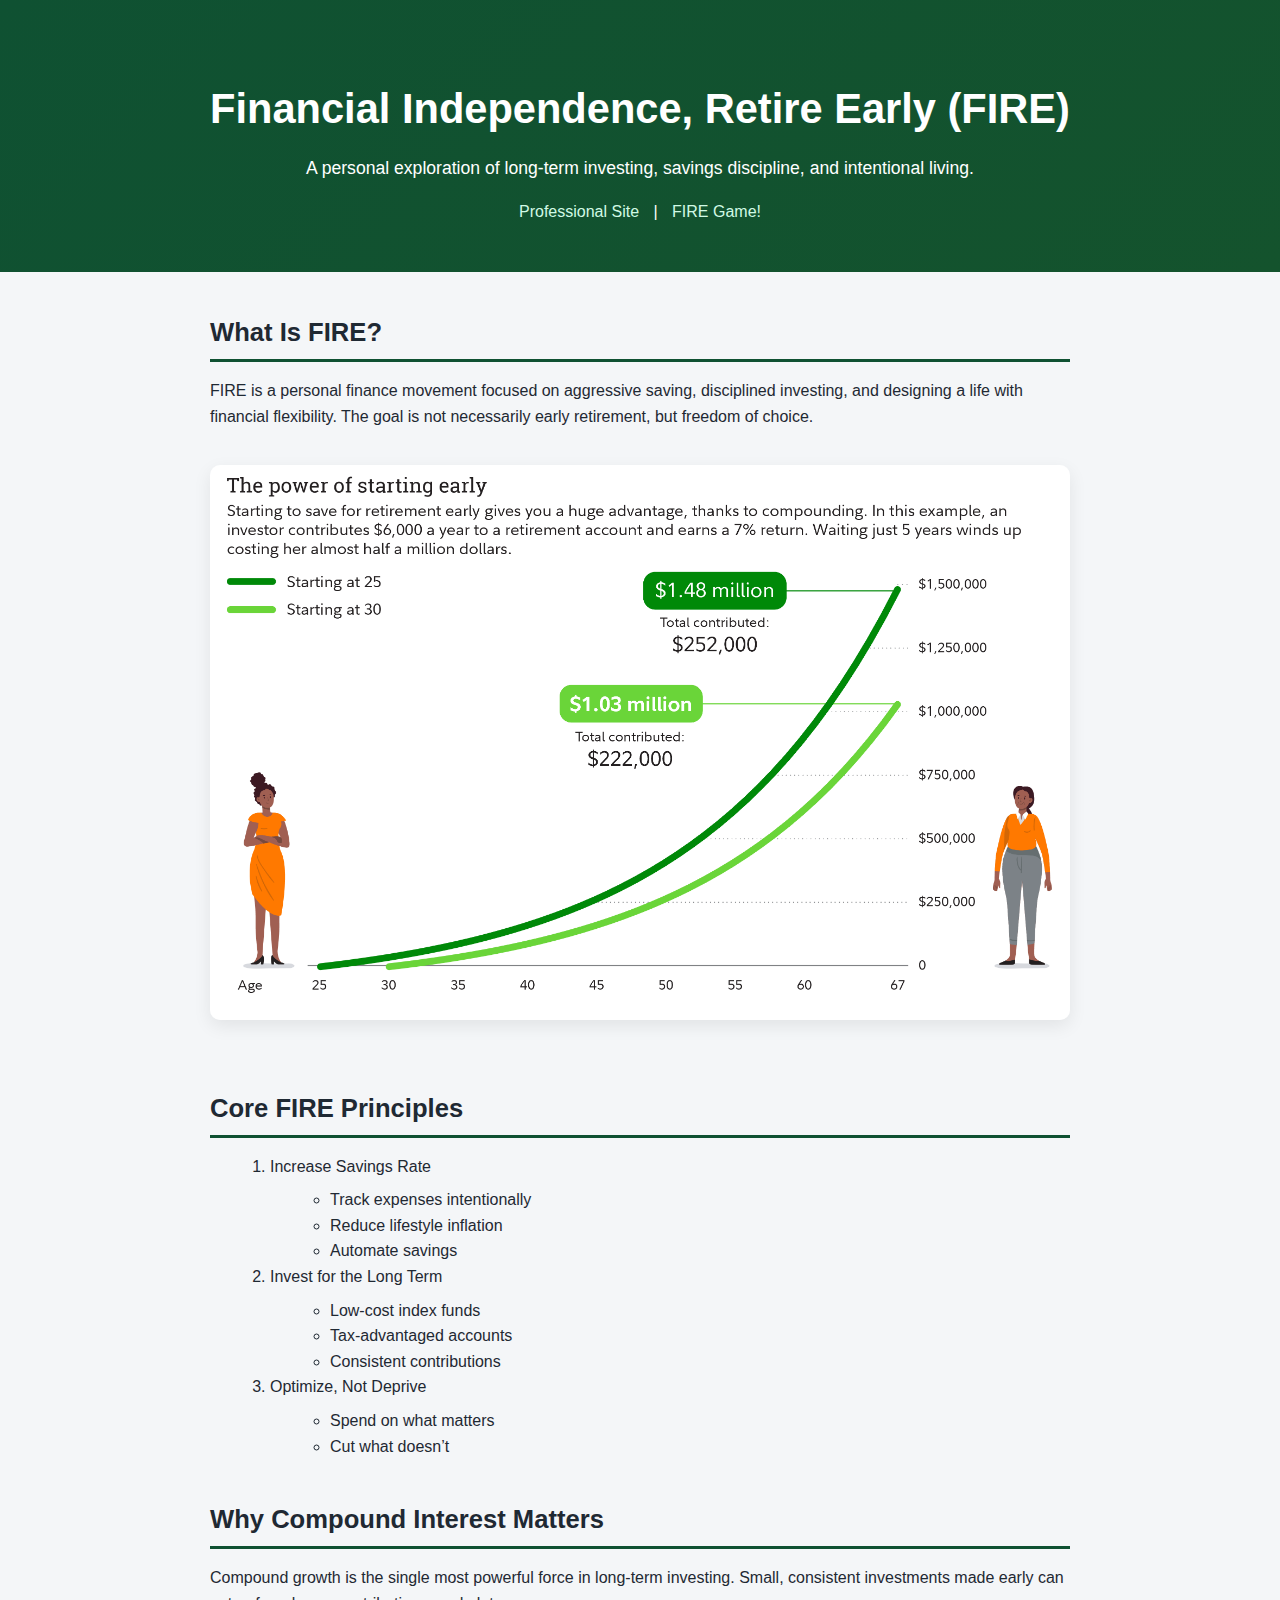
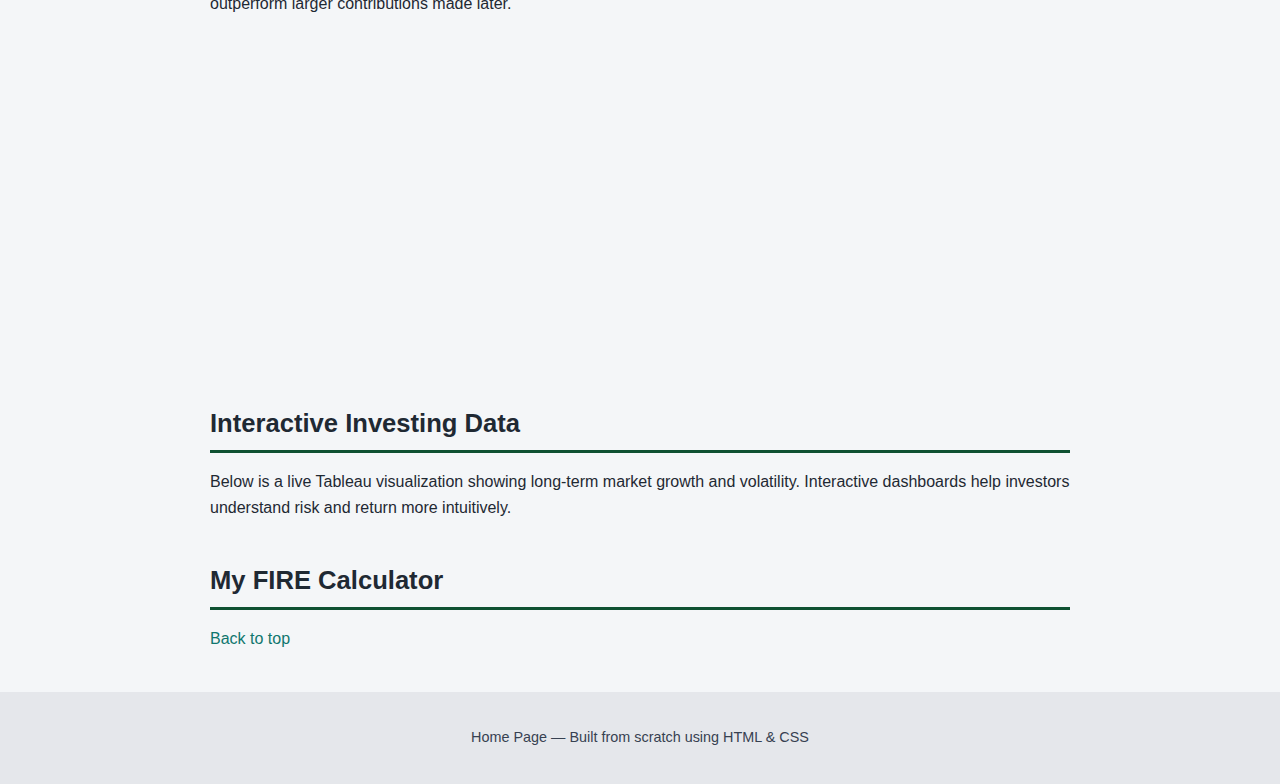
<file: index.html>
<!DOCTYPE html>
<html lang="en">
<head>
  <meta charset="UTF-8">
  <title>FIRE Investing & Personal Finance</title>
  <link rel="stylesheet" href="css/index.css">
</head>

<body>

  <div class="header">
    <h1>Financial Independence, Retire Early (FIRE)</h1>
    <p>A personal exploration of long-term investing, savings discipline, and intentional living.</p>
    <nav>
      <a href="resume.html">Professional Site</a> |
      <a href="app.html">FIRE Game!</a>
    </nav>
  </div>

  <div class="content">

    <h2 id="what-is-fire">What Is FIRE?</h2>
    <p>
      FIRE is a personal finance movement focused on aggressive saving, disciplined investing,
      and designing a life with financial flexibility. The goal is not necessarily early retirement,
      but freedom of choice.
    </p>

    <img src="images/fire.png" alt="FIRE Calculator">

    <h2>Core FIRE Principles</h2>

    <!-- Ordered list with unordered list embedded -->
    <ol>
      <li>
        Increase Savings Rate
        <ul>
          <li>Track expenses intentionally</li>
          <li>Reduce lifestyle inflation</li>
          <li>Automate savings</li>
        </ul>
      </li>
      <li>
        Invest for the Long Term
        <ul>
          <li>Low-cost index funds</li>
          <li>Tax-advantaged accounts</li>
          <li>Consistent contributions</li>
        </ul>
      </li>
      <li>
        Optimize, Not Deprive
        <ul>
          <li>Spend on what matters</li>
          <li>Cut what doesn’t</li>
        </ul>
      </li>
    </ol>

    <h2>Why Compound Interest Matters</h2>
    <p>
      Compound growth is the single most powerful force in long-term investing.
      Small, consistent investments made early can outperform larger contributions made later.
    </p>

    <!-- YouTube embed -->
<div class="video">
 <iframe width="560" height="315" src="https://www.youtube.com/embed/Hehob95BUO0?si=xfJ0Npfpv30HypX-" title="YouTube video player" frameborder="0" allow="accelerometer; autoplay; clipboard-write; encrypted-media; gyroscope; picture-in-picture; web-share" referrerpolicy="strict-origin-when-cross-origin" allowfullscreen></iframe>
</div>


    <h2>Interactive Investing Data</h2>
    <p>
      Below is a live Tableau visualization showing long-term market growth and volatility.
      Interactive dashboards help investors understand risk and return more intuitively.
    </p>

    <!-- Tableau embed -->
  <div class="container">
  <h2>My FIRE Calculator</h2>
  <!-- Tableau embed -->
  <div class='tableauPlaceholder' id='viz1765868600503' style='position: relative'>
    <noscript>
      <a href='#'>
        <img alt=' ' src='https://public.tableau.com/static/images/FI/FIREFinancialIndependenceCalculator/FIREFinancialIndependenceCalculator/1_rss.png' style='border: none' />
      </a>
    </noscript>
    <object class='tableauViz'  style='display:none;'>
      <param name='host_url' value='https%3A%2F%2Fpublic.tableau.com%2F' /> 
      <param name='embed_code_version' value='3' /> 
      <param name='site_root' value='' />
      <param name='name' value='FIREFinancialIndependenceCalculator/FIREFinancialIndependenceCalculator' />
      <param name='tabs' value='yes' />
      <param name='toolbar' value='yes' />
      <param name='static_image' value='https://public.tableau.com/static/images/FI/FIREFinancialIndependenceCalculator/FIREFinancialIndependenceCalculator/1.png' /> 
      <param name='animate_transition' value='yes' />
      <param name='display_static_image' value='yes' />
      <param name='display_spinner' value='yes' />
      <param name='display_overlay' value='yes' />
      <param name='display_count' value='yes' />
      <param name='language' value='en-US' />
    </object>
  </div>
  <script type='text/javascript'>
    var divElement = document.getElementById('viz1765868600503');
    var vizElement = divElement.getElementsByTagName('object')[0];
    vizElement.style.width='900px';
    vizElement.style.height='850px';
    var scriptElement = document.createElement('script');
    scriptElement.src = 'https://public.tableau.com/javascripts/api/viz_v1.js';
    vizElement.parentNode.insertBefore(scriptElement, vizElement);
  </script>
</div>

    <p>
      <a href="#what-is-fire">Back to top</a>
    </p>

  </div>

  <div class="footer">
    <p>Home Page — Built from scratch using HTML & CSS</p>
  </div>

</body>
</html>
</file>
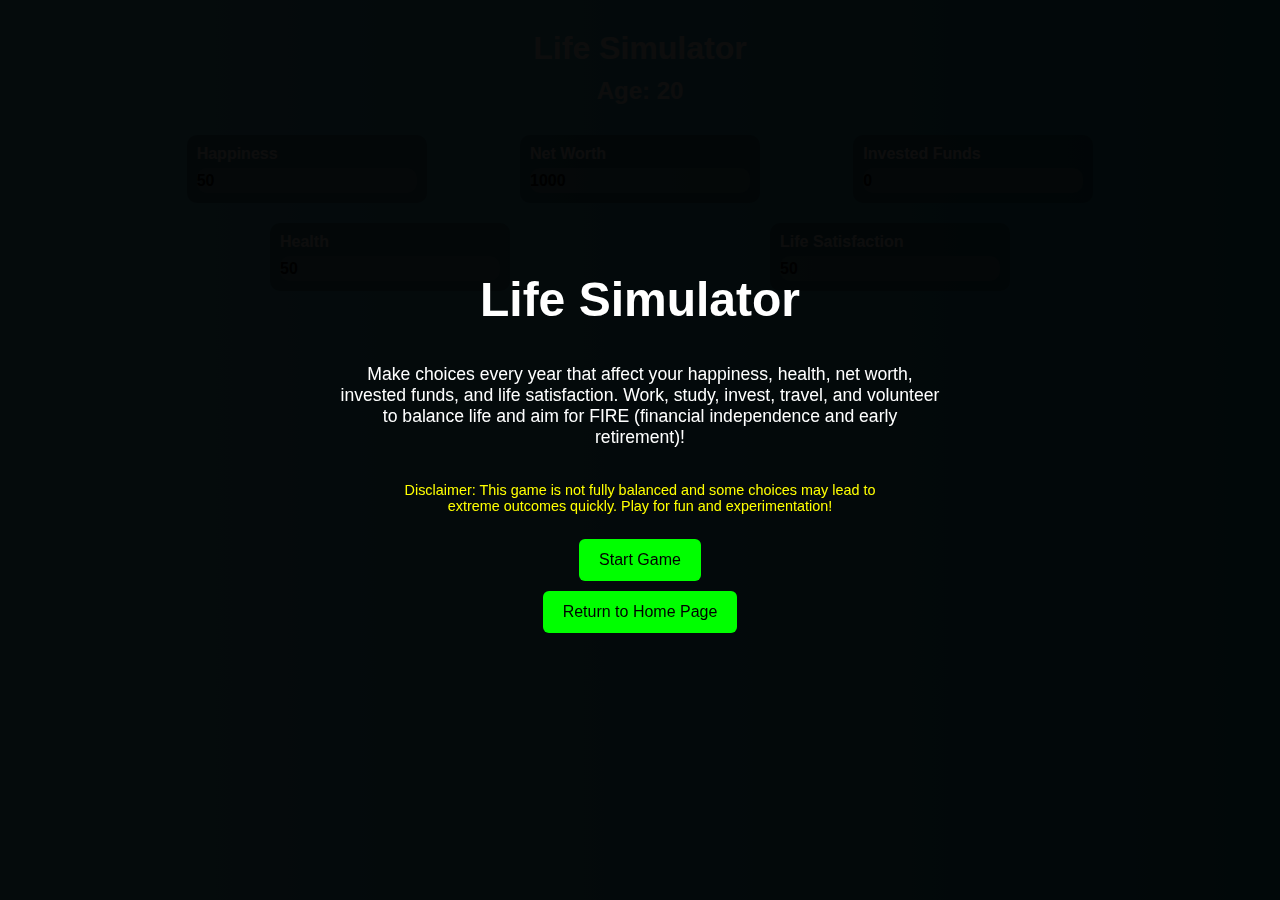
<file: app.html>
<!DOCTYPE html>
<html lang="en">
<head>
<meta charset="UTF-8">
<meta name="viewport" content="width=device-width, initial-scale=1.0">
<title>Life Simulator Game</title>
<style>
body {
    font-family: 'Arial', sans-serif;
    background: linear-gradient(to right, #6dd5ed, #2193b0);
    margin:0;
    color:#fff;
}
.container {
    max-width: 1000px;
    margin: 0 auto;
    padding: 20px;
}
h1, h2 { text-align:center; margin:10px 0; }

/* Start Page */
#start-page {
    position:fixed; top:0; left:0;
    width:100%; height:100%;
    background: rgba(0,0,0,0.95);
    color:#fff;
    display:flex;
    flex-direction:column;
    justify-content:center;
    align-items:center;
    z-index:1000;
}
#start-page h1 { font-size:3rem; margin-bottom:20px; }
#start-page p { max-width:600px; margin-bottom:20px; text-align:center; font-size:1.1rem; }
#start-page button {
    padding:12px 20px; font-size:1rem;
    border:none; border-radius:6px; cursor:pointer;
    background:#0f0; color:#000; margin:5px;
}
#start-page button:hover { background:#0c0; }

/* Stats and Menus */
.stats { display:flex; justify-content:space-around; margin:20px 0; flex-wrap: wrap; }
.stat { background: rgba(0,0,0,0.3); border-radius:10px; padding:10px; width:220px; position: relative; margin:10px; }
.stat-name { font-weight:bold; margin-bottom:5px; }
.stat-bar { background: rgba(255,255,255,0.2); border-radius:10px; height:25px; position:relative; overflow:hidden; }
.stat-fill { height:100%; width:0%; background:#0f0; border-radius:10px; transition: width 0.7s ease; text-align:center; line-height:25px; font-weight:bold; color:#000; }
.stat-fill.negative { background:#f00; }
.floating-change { position:absolute; font-size:1rem; font-weight:bold; animation: floatUp 1s ease-out forwards; }
@keyframes floatUp { 0%{opacity:1;transform:translateY(0);}100%{opacity:0;transform:translateY(-30px);} }
.menu-container { display:flex; justify-content: space-around; flex-wrap: wrap; margin: 20px 0; }
.menu { background: rgba(0,0,0,0.3); padding:10px; border-radius:10px; flex:1 1 180px; margin:10px; }
.menu h3 { text-align:center; }
.menu button { display:block; margin:5px auto; padding:8px 10px; font-size:0.9rem; border:none; border-radius:5px; cursor:pointer; position: relative; background: rgba(255,255,255,0.8); color:#000; }
.menu button:hover { background: rgba(255,255,255,1); }
.menu button:disabled { background: rgba(200,200,200,0.4); color:#666; cursor:not-allowed; }
.tooltip { visibility:hidden; background-color: rgba(0,0,0,0.8); color:#fff; padding:5px 8px; border-radius:5px; position:absolute; top:-5px; left:105%; z-index:1; width:260px; font-size:0.85rem; }
.menu button:hover .tooltip { visibility: visible; }
.end-screen {text-align:center; margin-top:40px; display:none;}
</style>
</head>
<body>

<div id="start-page">
<h1>Life Simulator</h1>
<p>Make choices every year that affect your happiness, health, net worth, invested funds, and life satisfaction. Work, study, invest, travel, and volunteer to balance life and aim for FIRE (financial independence and early retirement)!</p>
<p style="color:#ff0; font-size:0.9rem; max-width:500px; text-align:center;">
Disclaimer: This game is not fully balanced and some choices may lead to extreme outcomes quickly. Play for fun and experimentation!
</p>
<button onclick="startGame()">Start Game</button>
<button onclick="goBack()">Return to Home Page</button>
</div>

<div class="container">
<h1>Life Simulator</h1>
<h2 id="age-display">Age: 20</h2>
<div class="stats">
<div class="stat" id="happiness"><div class="stat-name">Happiness</div><div class="stat-bar"><div class="stat-fill" id="happiness-fill">50</div></div></div>
<div class="stat" id="networth"><div class="stat-name">Net Worth</div><div class="stat-bar"><div class="stat-fill" id="networth-fill">1000</div></div></div>
<div class="stat" id="invested"><div class="stat-name">Invested Funds</div><div class="stat-bar"><div class="stat-fill" id="invested-fill">0</div></div></div>
<div class="stat" id="health"><div class="stat-name">Health</div><div class="stat-bar"><div class="stat-fill" id="health-fill">50</div></div></div>
<div class="stat" id="satisfaction"><div class="stat-name">Life Satisfaction</div><div class="stat-bar"><div class="stat-fill" id="satisfaction-fill">50</div></div></div>
</div>

<div class="menu-container" id="menu-container">
<div class="menu" id="work-menu"><h3>Work / Career</h3></div>
<div class="menu" id="finance-menu"><h3>Finance / Investments</h3></div>
<div class="menu" id="lifestyle-menu"><h3>Lifestyle / Fun</h3></div>
<div class="menu" id="health-menu"><h3>Health</h3></div>
<div class="menu" id="service-menu"><h3>Service</h3></div>
</div>

<div class="end-screen" id="end-screen">
<h2>Game Over!</h2>
<p id="summary"></p>
<button onclick="restartGame()">Play Again</button>
<button onclick="goBack()">Return to Home Page</button>
</div>

<script>
// --- Variables ---
let age = 20;
const maxAge = 85;
let stats = {happiness:50, networth:1000, invested:0, health:50, satisfaction:50};
let collegeTaken = false;
let serviceDone = false;
let debtful = false;
const retirementThreshold = 1000000;
let gameOver = false;

const icons = {"Work / Career":"💼","Finance / Investments":"💰","Lifestyle / Fun":"✈️","Health":"🏋️","Service":"🤝"};

// --- Helper Functions ---
function clampStats(){ stats.happiness=Math.min(Math.max(stats.happiness,0),100); stats.health=Math.min(Math.max(stats.health,0),100); stats.satisfaction=Math.min(Math.max(stats.satisfaction,0),100); stats.networth=Math.max(stats.networth,0); stats.invested=Math.max(stats.invested,0);}
function animateStatChange(statId,change){
    const fillEl=document.getElementById(statId+'-fill'); const el=document.getElementById(statId);
    fillEl.textContent=Math.round(stats[statId]);
    let percent=(statId==='networth'||statId==='invested')?Math.min(stats[statId]/retirementThreshold*100,100):Math.min(stats[statId],100);
    fillEl.style.width=percent+"%";
    if(change!==0){ fillEl.classList.add(change>0?'increase':'negative'); const floatSpan=document.createElement('span'); floatSpan.className='floating-change'; floatSpan.textContent=(change>0?'+':'')+change; el.appendChild(floatSpan); setTimeout(()=>{el.removeChild(floatSpan)},1000); setTimeout(()=>fillEl.classList.remove('increase'),500); setTimeout(()=>fillEl.classList.remove('negative'),500);}
}
function updateStatsDisplay(){ for(const key in stats){ animateStatChange(key,0); } }
function statInteractions(){
    if(stats.happiness<30){ stats.health-=2; animateStatChange('health',-2);}
    if(stats.networth<5000){ stats.satisfaction-=2; animateStatChange('satisfaction',-2);}
    if(debtful){ stats.health-=3; stats.satisfaction-=3; animateStatChange('health',-3); animateStatChange('satisfaction',-3);}
    clampStats();
}

// --- Actions ---
const actions=[
{menu:'work-menu',text:'Work Part-Time',cost:0,duration:5,effects:{networth:6000,happiness:-2,health:-1},requires:()=>true},
{menu:'work-menu',text:'Work Full-Time',cost:0,duration:5,effects:{networth:17500,happiness:-5,health:-3},requires:()=>true},
{menu:'work-menu',text:'College / University',cost:20000,duration:5,effects:{networth:-5000,satisfaction:10},requires:()=>age<=30&&!collegeTaken},
{menu:'work-menu',text:'High-Paying Career',cost:0,duration:5,effects:{networth:37500,happiness:-5,health:-3},requires:()=>collegeTaken},
{menu:'finance-menu',text:'Invest in Stocks',cost:5000,duration:0,effects:{invest:true},requires:()=>stats.networth>=5000},
{menu:'finance-menu',text:'Save Money',cost:0,duration:5,effects:{networth:5000},requires:()=>true},
{menu:'finance-menu',text:'Retire',cost:0,duration:0,effects:{},requires:()=>stats.networth>=retirementThreshold},
{menu:'lifestyle-menu',text:'Travel',cost:5000,duration:1,effects:{happiness:10,networth:-5000,health:-1,satisfaction:5},requires:()=>stats.networth>=5000},
{menu:'lifestyle-menu',text:'Party',cost:3000,duration:1,effects:{happiness:15,networth:-3000,health:-5,satisfaction:5},requires:()=>stats.networth>=3000},
{menu:'health-menu',text:'Exercise',cost:1000,duration:1,effects:{health:10,happiness:5},requires:()=>stats.networth>=1000},
{menu:'health-menu',text:'Unhealthy Lifestyle',cost:0,duration:1,effects:{happiness:10,health:-5},requires:()=>true},
{menu:'service-menu',text:'Volunteer',cost:1000,duration:2,effects:{happiness:5,satisfaction:15,networth:-1000},requires:()=>stats.networth>=1000}
];

// --- Render Menus ---
function renderMenus(){
    if(gameOver) return;
    for(const menuId of ['work-menu','finance-menu','lifestyle-menu','health-menu','service-menu']){
        const menuDiv=document.getElementById(menuId); menuDiv.innerHTML=`<h3>${menuDiv.querySelector('h3').textContent}</h3>`;
        const menuName=menuDiv.querySelector('h3').textContent;
        actions.filter(a=>a.menu===menuId).forEach(action=>{
            const btn=document.createElement('button');
            btn.innerHTML=`${icons[menuName]} ${action.text}${action.cost>0?' ($'+action.cost+')':''}`;
            btn.disabled=!action.requires();
            const tooltip=document.createElement('span'); tooltip.className='tooltip';
            tooltip.innerHTML=Object.entries(action.effects).map(([k,v])=>{if(k==='invest') return 'Investing Action: Costs $5k, grows annually'; return `${k.charAt(0).toUpperCase()+k.slice(1)}: ${v>0?'+':''}${v}`;}).join('<br>')+`<br>Age Increase: ${action.menu==='work-menu'?1:0}`;
            btn.appendChild(tooltip);
            btn.onclick=()=>chooseAction(action);
            menuDiv.appendChild(btn);
        });
    }
}

// --- Investment Growth ---
function processInvestmentGrowth(years){
    for(let i=0;i<years;i++){
        if(stats.invested>0){
            let growth=stats.invested*0.07; growth+=growth*(Math.random()*0.1-0.05); stats.invested+=Math.round(growth); animateStatChange('invested',Math.round(growth));
        }
    }
}

// --- Action Execution ---
function chooseAction(action){
    if(gameOver) return;
    if(action.cost>0 && stats.networth<action.cost) return;

    if(action.effects.invest){
        stats.networth-=action.cost; animateStatChange('networth',-action.cost);
        stats.invested+=action.cost; animateStatChange('invested',action.cost);
        renderMenus(); return;
    }

    if(action.cost>0){ stats.networth-=action.cost; animateStatChange('networth',-action.cost);}
    for(const key in action.effects){ if(key==='invest') continue; stats[key]+=action.effects[key]; animateStatChange(key,action.effects[key]||0);}
    if(action.text==='College / University') collegeTaken=true;
    if(action.text==='Volunteer') serviceDone=true;
    if(stats.networth<=0 && !debtful){ debtful=true; alert("Entered 'In Debt' state! Health & Satisfaction decline rapidly.");}
    if(action.menu==='work-menu'){ age+=1; processInvestmentGrowth(1);}
    statInteractions();
    document.getElementById("age-display").textContent=`Age: ${age}`;
    if(checkEndGame()) return;
    renderMenus();
}

// --- End Game ---
function checkEndGame(){
    if(stats.health <= 0){ endGame("You have succumbed to poor health."); return true;}
    if(age > maxAge){ endGame("You reached the end of your life."); return true;}
    if(stats.networth >= retirementThreshold){ if(confirm("You can retire! Choose OK to retire.")){endGame("You retired successfully!"); return true;} }
    return false;
}
function endGame(msg){
    gameOver=true; document.getElementById("menu-container").style.display='none';
    document.getElementById("end-screen").style.display='block';
    const summary=document.getElementById("summary");
    let lifeSummary="";
    if(stats.networth>=retirementThreshold && stats.satisfaction>70) lifeSummary="You achieved FIRE and high life satisfaction!";
    else if(stats.networth>=retirementThreshold) lifeSummary="You achieved FIRE but could improve life satisfaction.";
    else if(stats.satisfaction>70) lifeSummary="You lived happily, but wealth is modest.";
    else lifeSummary="A balanced but modest life.";
    let milestones=[]; if(collegeTaken) milestones.push("College Completed"); if(serviceDone) milestones.push("Service Volunteered"); if(stats.invested>0) milestones.push("Invested Successfully");
    summary.innerHTML=`${msg}<br><br>
    Final Stats:<br>
    Happiness: ${stats.happiness}<br>
    Net Worth: $${stats.networth}<br>
    Invested Funds: $${stats.invested}<br>
    Health: ${stats.health}<br>
    Life Satisfaction: ${stats.satisfaction}<br><br>
    Milestones Achieved: ${milestones.join(', ') || 'None'}<br>
    ${lifeSummary}`;
}

// --- Restart & Start ---
function restartGame(){ gameOver=false; age=20; collegeTaken=false; serviceDone=false; debtful=false; stats={happiness:50,networth:1000,invested:0,health:50,satisfaction:50};
document.getElementById("end-screen").style.display='none'; document.getElementById("menu-container").style.display='flex'; renderMenus(); updateStatsDisplay(); }
function startGame(){ document.getElementById('start-page').style.display='none'; document.getElementById('menu-container').style.display='flex'; renderMenus(); updateStatsDisplay(); }
function goBack(){ window.location.href='index.html'; }

// --- Initialize ---
document.getElementById('menu-container').style.display='none';
</script>
</body>
</html>
</file>
<file: css/index.css>
/* ===== Base ===== */
* {
  box-sizing: border-box;
}

body {
  margin: 0;
  font-family: "Inter", "Segoe UI", Arial, sans-serif;
  background-color: #f4f6f8;
  color: #1f2933;
  line-height: 1.6;
}

/* ===== Header ===== */
.header {
  background: linear-gradient(135deg, #0f5132, #14532d);
  color: #ffffff;
  padding: 48px 24px;
  text-align: center;
}

.header h1 {
  font-size: 2.6rem;
  margin-bottom: 12px;
}

.header p {
  font-size: 1.1rem;
  max-width: 700px;
  margin: 0 auto 16px;
}

.header nav a {
  color: #d1fae5;
  margin: 0 10px;
  text-decoration: none;
  font-weight: 500;
}

.header nav a:hover {
  text-decoration: underline;
}

/* ===== Main Content ===== */
.content {
  max-width: 900px;
  margin: 40px auto;
  padding: 0 20px;
}

/* Section styling */
.content h2 {
  margin-top: 40px;
  margin-bottom: 12px;
  font-size: 1.6rem;
  border-bottom: 3px solid #0f5132;
  padding-bottom: 6px;
}

.content p {
  margin-bottom: 16px;
}

/* ===== Lists ===== */
ol {
  margin-left: 20px;
}

ul {
  margin-left: 20px;
  margin-top: 8px;
}

/* ===== Images ===== */
img {
  max-width: 100%;
  border-radius: 10px;
  margin: 20px 0;
  box-shadow: 0 6px 18px rgba(0, 0, 0, 0.08);
}

/* ===== Video ===== */
.video {
  display: flex;
  justify-content: center;
  margin: 32px 0;
}

/* ===== Tableau ===== */
.tableau {
  margin: 32px 0;
  padding: 16px;
  background: #ffffff;
  border-radius: 10px;
  box-shadow: 0 6px 18px rgba(0, 0, 0, 0.08);
  text-align: center;
}

/* ===== Back to Top ===== */
.content a {
  color: #0f766e;
  text-decoration: none;
  font-weight: 500;
}

.content a:hover {
  text-decoration: underline;
}

/* ===== Footer ===== */
.footer {
  background-color: #e5e7eb;
  text-align: center;
  padding: 20px;
  font-size: 0.9rem;
  color: #374151;
}
</file>
